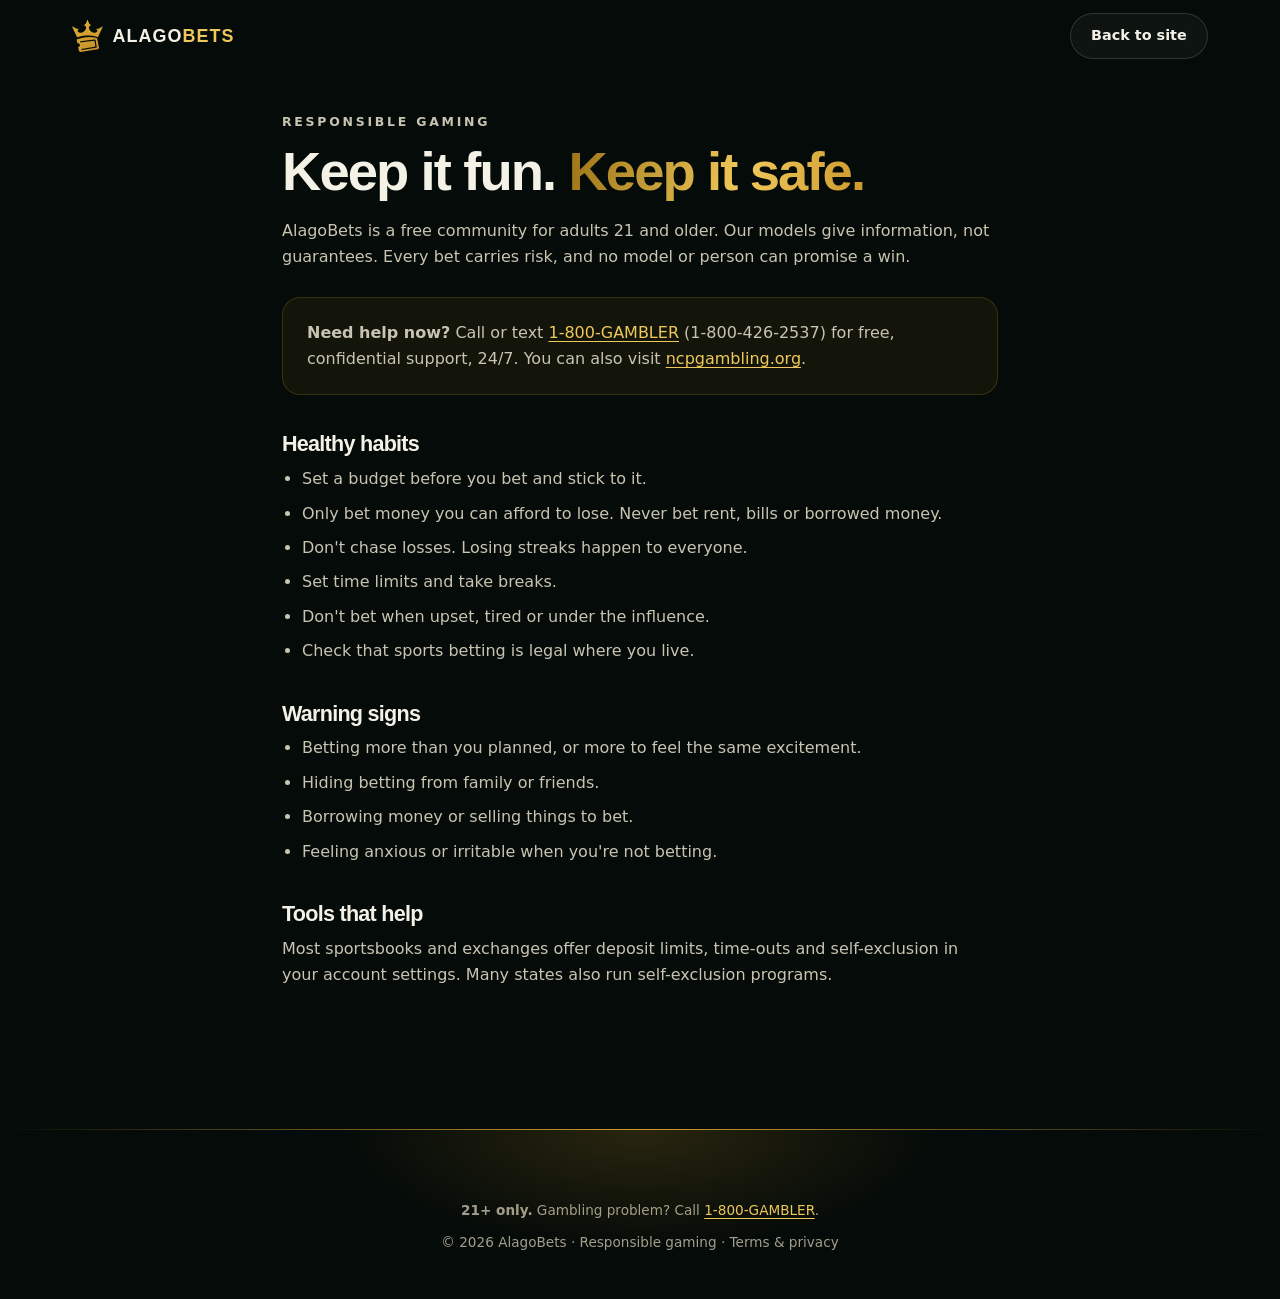
<file: responsible-gaming.html>
<!DOCTYPE html><html lang="en"><head><meta charset="utf-8"><meta name="viewport" content="width=device-width,initial-scale=1"><title>Responsible gaming — AlagoBets</title><meta name="description" content="How to keep betting fun and safe, and where to get help."><meta name="theme-color" content="#050b08">
<link rel="icon" href="favicon-32.png" sizes="32x32" type="image/png"><link rel="apple-touch-icon" href="apple-touch-icon.png"><link rel="stylesheet" href="style.css">
<style>.doc{max-width:760px;margin:0 auto;padding:40px 22px 30px}.doc h1{font-size:clamp(2.2rem,6vw,3.4rem);margin:10px 0 18px;line-height:1.05}.doc h2{font-size:1.35rem;text-align:left;margin:38px 0 10px;max-width:none}.doc p,.doc li{color:#c9c4b2}.doc ul{padding-left:20px;display:grid;gap:8px;margin-top:8px}.doc a{color:var(--gold2);text-decoration:underline;text-underline-offset:3px}.doc .box{margin:26px 0;padding:22px 24px;border-radius:18px;border:1px solid var(--line);background:rgba(206,155,46,.07)}.top{display:flex;justify-content:space-between;align-items:center;height:72px}.kl{text-align:left}.doc .muted{color:#a39e8c;font-size:.9rem}</style></head>
<body><header class="wrap top"><a href="./" class="brand"><img src="logo-icon.png" width="31" height="32" class="bi32" alt=""><span>ALAGO<b>BETS</b></span></a><a class="btn glass sm" href="./"><span>Back to site</span></a></header><main class="doc"><p class="kicker kl">Responsible gaming</p><h1>Keep it fun. <span class="shine">Keep it safe.</span></h1>
<p>AlagoBets is a free community for adults 21 and older. Our models give information, not guarantees. Every bet carries risk, and no model or person can promise a win.</p>
<div class="box"><p><strong>Need help now?</strong> Call or text <a href="tel:18004262537">1&#8209;800&#8209;GAMBLER</a> (1-800-426-2537) for free, confidential support, 24/7. You can also visit <a href="https://www.ncpgambling.org/help-treatment/" target="_blank" rel="noopener">ncpgambling.org</a>.</p></div>
<h2>Healthy habits</h2><ul><li>Set a budget before you bet and stick to it.</li><li>Only bet money you can afford to lose. Never bet rent, bills or borrowed money.</li><li>Don't chase losses. Losing streaks happen to everyone.</li><li>Set time limits and take breaks.</li><li>Don't bet when upset, tired or under the influence.</li><li>Check that sports betting is legal where you live.</li></ul>
<h2>Warning signs</h2><ul><li>Betting more than you planned, or more to feel the same excitement.</li><li>Hiding betting from family or friends.</li><li>Borrowing money or selling things to bet.</li><li>Feeling anxious or irritable when you're not betting.</li></ul>
<h2>Tools that help</h2><p>Most sportsbooks and exchanges offer deposit limits, time-outs and self-exclusion in your account settings. Many states also run self-exclusion programs.</p>
</main><footer><div class="wrap flegal"><p><strong>21+ only.</strong> Gambling problem? Call <a href="tel:18004262537">1&#8209;800&#8209;GAMBLER</a>.</p><p class="copy">© 2026 AlagoBets · <a href="responsible-gaming.html">Responsible gaming</a> · <a href="terms.html">Terms &amp; privacy</a></p></div></footer></body></html>
</file>
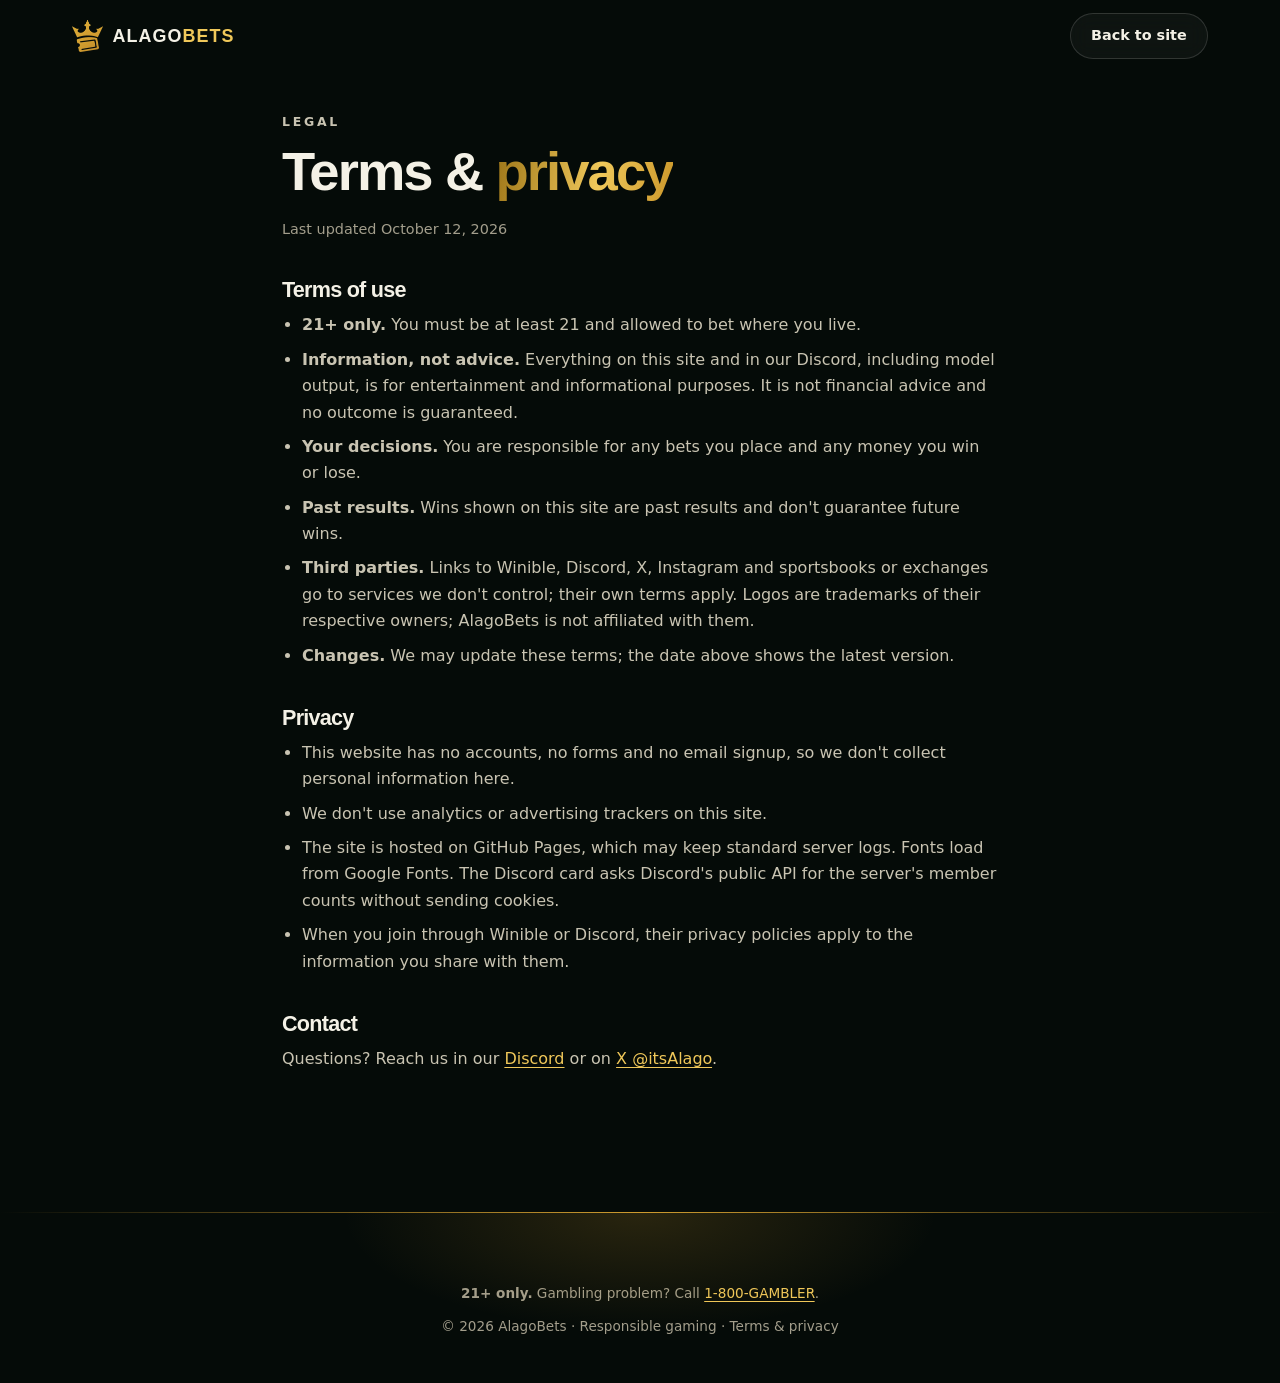
<file: terms.html>
<!DOCTYPE html><html lang="en"><head><meta charset="utf-8"><meta name="viewport" content="width=device-width,initial-scale=1"><title>Terms &amp; privacy — AlagoBets</title><meta name="description" content="Simple terms of use and privacy notice for the AlagoBets website."><meta name="theme-color" content="#050b08">
<link rel="icon" href="favicon-32.png" sizes="32x32" type="image/png"><link rel="apple-touch-icon" href="apple-touch-icon.png"><link rel="stylesheet" href="style.css">
<style>.doc{max-width:760px;margin:0 auto;padding:40px 22px 30px}.doc h1{font-size:clamp(2.2rem,6vw,3.4rem);margin:10px 0 18px;line-height:1.05}.doc h2{font-size:1.35rem;text-align:left;margin:38px 0 10px;max-width:none}.doc p,.doc li{color:#c9c4b2}.doc ul{padding-left:20px;display:grid;gap:8px;margin-top:8px}.doc a{color:var(--gold2);text-decoration:underline;text-underline-offset:3px}.doc .box{margin:26px 0;padding:22px 24px;border-radius:18px;border:1px solid var(--line);background:rgba(206,155,46,.07)}.top{display:flex;justify-content:space-between;align-items:center;height:72px}.kl{text-align:left}.doc .muted{color:#a39e8c;font-size:.9rem}</style></head>
<body><header class="wrap top"><a href="./" class="brand"><img src="logo-icon.png" width="31" height="32" class="bi32" alt=""><span>ALAGO<b>BETS</b></span></a><a class="btn glass sm" href="./"><span>Back to site</span></a></header><main class="doc"><p class="kicker kl">Legal</p><h1>Terms &amp; <span class="shine">privacy</span></h1><p class="muted">Last updated October 12, 2026</p>
<h2>Terms of use</h2><ul><li><strong>21+ only.</strong> You must be at least 21 and allowed to bet where you live.</li><li><strong>Information, not advice.</strong> Everything on this site and in our Discord, including model output, is for entertainment and informational purposes. It is not financial advice and no outcome is guaranteed.</li><li><strong>Your decisions.</strong> You are responsible for any bets you place and any money you win or lose.</li><li><strong>Past results.</strong> Wins shown on this site are past results and don't guarantee future wins.</li><li><strong>Third parties.</strong> Links to Winible, Discord, X, Instagram and sportsbooks or exchanges go to services we don't control; their own terms apply. Logos are trademarks of their respective owners; AlagoBets is not affiliated with them.</li><li><strong>Changes.</strong> We may update these terms; the date above shows the latest version.</li></ul>
<h2 id="privacy">Privacy</h2><ul><li>This website has no accounts, no forms and no email signup, so we don't collect personal information here.</li><li>We don't use analytics or advertising trackers on this site.</li><li>The site is hosted on GitHub Pages, which may keep standard server logs. Fonts load from Google Fonts. The Discord card asks Discord's public API for the server's member counts without sending cookies.</li><li>When you join through Winible or Discord, their privacy policies apply to the information you share with them.</li></ul>
<h2>Contact</h2><p>Questions? Reach us in our <a href="https://discord.gg/qv9yThhm7e" target="_blank" rel="noopener">Discord</a> or on <a href="https://x.com/itsalago" target="_blank" rel="noopener">X @itsAlago</a>.</p>
</main><footer><div class="wrap flegal"><p><strong>21+ only.</strong> Gambling problem? Call <a href="tel:18004262537">1&#8209;800&#8209;GAMBLER</a>.</p><p class="copy">© 2026 AlagoBets · <a href="responsible-gaming.html">Responsible gaming</a> · <a href="terms.html">Terms &amp; privacy</a></p></div></footer></body></html>
</file>
<file: style.css>
:root{--bg:#050b08;--ink:#f4f1e6;--mut:#b9b4a3;--gold:#ce9b2e;--gold2:#f0c85a;--green:#3ddc84;--line:rgba(206,155,46,.2);--ease:cubic-bezier(.16,1,.3,1)}
*{box-sizing:border-box;margin:0;padding:0}html{scroll-padding-top:100px}html.lenis{height:auto}.lenis.lenis-smooth{scroll-behavior:auto}
body{font:400 16px/1.65 Inter,system-ui,sans-serif;background:var(--bg);color:var(--ink);-webkit-font-smoothing:antialiased;overflow-x:hidden}
a{color:inherit;text-decoration:none}img{max-width:100%}button{font:inherit;color:inherit}
svg{width:20px;height:20px;fill:none;stroke:currentColor;stroke-width:2;stroke-linecap:round;stroke-linejoin:round}
.skip{position:absolute;left:-999px;top:8px;background:var(--gold);color:#111;padding:8px 14px;border-radius:8px;z-index:200}.skip:focus{left:8px}
:focus-visible{outline:2px solid var(--gold2);outline-offset:3px;border-radius:8px}
.wrap{max-width:1180px;margin:0 auto;padding:0 22px}
/* intro */
.intro{position:fixed;inset:0;z-index:150;background:#030806;display:grid;place-items:center;transition:clip-path .9s var(--ease);clip-path:inset(0 0 0 0)}
.intro.out{clip-path:inset(0 0 100% 0)}.intro.gone,.no-intro .intro,html:not(.js) .intro{display:none}
.intro-in{position:relative;overflow:hidden;width:122px;height:128px;-webkit-mask:url(logo-icon.png) center/contain no-repeat;mask:url(logo-icon.png) center/contain no-repeat}
.intro-in img{display:block;animation:drop .9s var(--ease) both}
.intro-shine{position:absolute;inset:0;background:linear-gradient(105deg,transparent 35%,rgba(255,250,220,.95) 50%,transparent 65%);transform:translateX(-120%);animation:sweep .9s .55s ease-in-out forwards}
.intro-bar{position:absolute;bottom:22%;width:140px;height:2px;background:rgba(255,255,255,.08);overflow:hidden;border-radius:2px}.intro-bar i{display:block;height:100%;background:var(--gold);animation:bar 1.5s var(--ease) forwards;transform-origin:left;transform:scaleX(0)}
.intro-skip{position:absolute;bottom:28px;right:28px;background:none;border:1px solid rgba(255,255,255,.18);border-radius:999px;padding:6px 16px;color:var(--mut);cursor:pointer;font-size:.85rem}
@keyframes drop{from{transform:translateY(-140%) rotate(-8deg);opacity:0}60%{opacity:1}to{transform:none}}@keyframes sweep{to{transform:translateX(120%)}}@keyframes bar{to{transform:scaleX(1)}}
/* bg */
.bg{position:fixed;inset:0;z-index:-1;overflow:hidden;pointer-events:none}.orb{position:absolute;border-radius:50%;filter:blur(90px);opacity:.5;will-change:transform;animation:float 20s ease-in-out infinite alternate}
.o1{width:640px;height:640px;background:radial-gradient(#7d5a12,transparent 70%);top:-260px;left:50%;margin-left:-320px}.o2{width:500px;height:500px;background:radial-gradient(#0f5a3a,transparent 70%);top:45%;left:-200px;animation-delay:-7s}.o3{width:440px;height:440px;background:radial-gradient(#5a420c,transparent 70%);bottom:-180px;right:-140px;animation-delay:-13s}
.grid-lines{position:absolute;inset:0;background-image:linear-gradient(rgba(255,255,255,.028) 1px,transparent 1px),linear-gradient(90deg,rgba(255,255,255,.028) 1px,transparent 1px);background-size:72px 72px;-webkit-mask-image:radial-gradient(ellipse at 50% 0,#000 15%,transparent 65%);mask-image:radial-gradient(ellipse at 50% 0,#000 15%,transparent 65%)}
.grain{position:absolute;inset:-50%;opacity:.05;background-image:url("data:image/svg+xml,%3Csvg xmlns='http://www.w3.org/2000/svg' width='160' height='160'%3E%3Cfilter id='n'%3E%3CfeTurbulence baseFrequency='.9' numOctaves='2'/%3E%3C/filter%3E%3Crect width='100%25' height='100%25' filter='url(%23n)'/%3E%3C/svg%3E")}
@keyframes float{to{transform:translate(40px,30px) scale(1.08)}}
.progress{position:fixed;top:0;left:0;right:0;height:2px;z-index:60}.progress i{display:block;height:100%;background:linear-gradient(90deg,var(--green),var(--gold2),var(--gold));transform-origin:left;transform:scaleX(0)}
/* cursor */
.cursor{display:none}
@media(hover:hover) and (pointer:fine){.has-cursor,.has-cursor a,.has-cursor button{cursor:none}.has-cursor .cursor{display:block}
.c-dot,.c-ring{position:fixed;top:0;left:0;z-index:140;pointer-events:none;border-radius:50%;will-change:transform}.c-dot{width:6px;height:6px;margin:-3px;background:var(--gold2)}
.c-ring{width:36px;height:36px;margin:-18px;border:1px solid rgba(240,200,90,.55);transition:width .25s var(--ease),height .25s var(--ease),margin .25s var(--ease),background .25s}
.cursor.hover .c-ring{width:64px;height:64px;margin:-32px;background:rgba(206,155,46,.12)}}
/* nav */
.nav{position:sticky;top:0;z-index:50;transition:background .3s,border-color .3s;border-bottom:1px solid transparent}.nav.scrolled{background:rgba(5,11,8,.7);backdrop-filter:blur(16px) saturate(1.4);-webkit-backdrop-filter:blur(16px) saturate(1.4);border-color:var(--line)}
.navin{display:flex;align-items:center;justify-content:space-between;height:72px}
.brand{display:flex;align-items:center;gap:10px;font:800 1.12rem Sora,Inter,sans-serif;letter-spacing:.06em}.brand b{color:var(--gold2)}
nav{display:flex;align-items:center;gap:30px;font-size:.92rem;font-weight:500}
nav a:not(.btn){color:var(--mut);position:relative;transition:color .2s}nav a:not(.btn):after{content:'';position:absolute;left:0;right:0;bottom:-4px;height:1px;background:var(--gold2);transform:scaleX(0);transform-origin:right;transition:transform .35s var(--ease)}
nav a:not(.btn):hover{color:var(--ink)}nav a:not(.btn):hover:after{transform:scaleX(1);transform-origin:left}
.burger{display:none;background:none;border:0;width:44px;height:44px;cursor:pointer;flex-direction:column;justify-content:center;gap:6px;align-items:center}.burger span{width:22px;height:2px;background:var(--ink);transition:.3s}
@media(max-width:760px){.burger{display:flex}nav{position:fixed;inset:72px 0 auto;flex-direction:column;gap:20px;padding:30px;background:rgba(5,11,8,.97);border-bottom:1px solid var(--line);clip-path:inset(0 0 100% 0);transition:clip-path .45s var(--ease);visibility:hidden}
.nav.open nav{clip-path:inset(0 0 0 0);visibility:visible}.nav.open .burger span:first-child{transform:translateY(4px) rotate(45deg)}.nav.open .burger span:last-child{transform:translateY(-4px) rotate(-45deg)}nav a:not(.btn){font-size:1.15rem}}
/* buttons */
.btn{position:relative;display:inline-flex;align-items:center;padding:16px 30px;border-radius:999px;font-weight:700;font-size:1rem;isolation:isolate;transition:box-shadow .3s,background .3s,border-color .3s;will-change:transform}
.btn>span{display:inline-flex;align-items:center;gap:10px;transition:transform .2s}.btn.sm{padding:10px 20px;font-size:.9rem}.btn.big{padding:20px 40px;font-size:1.1rem}
.gold{background:linear-gradient(135deg,var(--gold2),var(--gold) 55%,#9c7417);color:#140f05;box-shadow:0 10px 34px -8px rgba(206,155,46,.6),inset 0 1px 0 rgba(255,255,255,.45);overflow:hidden}
.gold:before{content:'';position:absolute;inset:0;background:linear-gradient(105deg,transparent 30%,rgba(255,255,255,.55) 50%,transparent 70%);transform:translateX(-120%);transition:transform .7s var(--ease);z-index:-1}.gold:hover:before{transform:translateX(120%)}
.gold:hover{box-shadow:0 18px 50px -8px rgba(206,155,46,.8)}.gold svg{transition:transform .25s var(--ease)}.gold:hover svg{transform:translateX(4px)}
.pulse:after{content:'';position:absolute;inset:0;border-radius:inherit;box-shadow:0 0 0 0 rgba(240,200,90,.55);animation:glow 2.6s infinite;z-index:-2}@keyframes glow{70%,100%{box-shadow:0 0 0 18px rgba(240,200,90,0)}}
.glass{background:rgba(255,255,255,.04);border:1px solid rgba(255,255,255,.14);backdrop-filter:blur(10px)}.glass:hover{border-color:var(--gold)}
/* hero */
.hero{position:relative;min-height:100svh;display:flex;align-items:center;margin-top:-72px;padding:110px 0 90px;overflow:hidden}
#dust{position:absolute;inset:0;width:100%;height:100%;pointer-events:none}
.hero-in{position:relative;text-align:center;width:100%}.tilt-wrap{perspective:900px}
.hero-logo{display:block;margin:0 auto;width:clamp(190px,30vw,330px);transform-style:preserve-3d;will-change:transform;animation:rise 1.2s var(--ease) both}.hero-logo img{width:100%;height:auto;display:block;filter:drop-shadow(0 22px 60px rgba(206,155,46,.38))}
@keyframes rise{from{opacity:0;transform:translateY(30px) scale(.94)}}
.pill{display:inline-flex;align-items:center;gap:10px;padding:8px 16px;border-radius:999px;background:rgba(255,255,255,.04);border:1px solid var(--line);font-size:.85rem;color:var(--mut);margin-top:18px}
.dot{width:8px;height:8px;border-radius:50%;background:var(--green);animation:pulse 2s infinite}@keyframes pulse{0%{box-shadow:0 0 0 0 rgba(61,220,132,.6)}70%,100%{box-shadow:0 0 0 10px rgba(61,220,132,0)}}
h1,h2,h3{font-family:Sora,Inter,sans-serif;letter-spacing:-.035em}
h1{font-size:clamp(2.9rem,9.5vw,6.6rem);line-height:.98;font-weight:800;margin:22px 0 22px}
.split .w{display:inline-block;clip-path:inset(-10% -5% -20% -5%)}.js .split .w{opacity:0;transform:translateY(70%) rotate(4deg);filter:blur(6px);animation:word 1s var(--ease) forwards}
.split .w:nth-of-type(1){animation-delay:.15s}.split .w:nth-of-type(2){animation-delay:.27s}.split .w:nth-of-type(3){animation-delay:.42s}.split .w:nth-of-type(4){animation-delay:.54s}
@keyframes word{to{opacity:1;transform:none;filter:none}}
.js .h-in{opacity:0;transform:translateY(18px);animation:fin .9s var(--ease) var(--d) forwards}@keyframes fin{to{opacity:1;transform:none}}
.wait .split .w,.wait .h-in,.wait .hero-logo{animation-play-state:paused}
.shine{background:linear-gradient(100deg,#9c7417 0%,var(--gold2) 30%,var(--gold) 50%,var(--gold2) 70%,#9c7417 100%);background-size:200% auto;-webkit-background-clip:text;background-clip:text;color:transparent}
.split .w.shine{animation:word 1s var(--ease) forwards,sh 6s linear 1.5s infinite}h2 .shine{animation:sh 6s linear infinite}@keyframes sh{to{background-position:-200% center}}
.lead{max-width:640px;margin:0 auto;color:var(--mut);font-size:clamp(1.05rem,2.2vw,1.22rem)}
.ctas{display:flex;gap:14px;justify-content:center;flex-wrap:wrap;margin-top:38px}
.scroll-ind{position:absolute;bottom:28px;left:50%;margin-left:-13px;width:26px;height:42px;border:1.5px solid rgba(255,255,255,.3);border-radius:14px}.scroll-ind span{position:absolute;left:50%;top:8px;width:4px;height:8px;margin-left:-2px;border-radius:2px;background:var(--gold2);animation:sc 1.8s ease-in-out infinite}@keyframes sc{60%{transform:translateY(14px);opacity:0}100%{opacity:0}}
/* marquee */
.marquee{overflow:hidden;border-block:1px solid var(--line);background:linear-gradient(90deg,rgba(206,155,46,.06),rgba(61,220,132,.04));padding:20px 0;-webkit-mask-image:linear-gradient(90deg,transparent,#000 10%,#000 90%,transparent);mask-image:linear-gradient(90deg,transparent,#000 10%,#000 90%,transparent)}
.track{display:flex;width:max-content;animation:mq 32s linear infinite}
.set{display:flex;align-items:center;gap:34px;padding-right:34px}.set span{font:700 clamp(1.4rem,3vw,2.2rem) Sora,sans-serif;letter-spacing:-.02em;text-transform:uppercase;color:transparent;-webkit-text-stroke:1px rgba(240,200,90,.7)}.set span:nth-child(4n+1){color:var(--ink);-webkit-text-stroke:0}.set i{color:var(--gold);font-style:normal}
@keyframes mq{to{transform:translateX(-50%)}}
/* sections */
.sec{padding-top:clamp(80px,11vw,140px)}.kicker{color:var(--green);font-weight:600;letter-spacing:.22em;text-transform:uppercase;font-size:.78rem;text-align:center}
h2{font-size:clamp(2.1rem,5.4vw,3.6rem);line-height:1.06;text-align:center;margin:12px auto 54px;max-width:800px}
.js .rv{opacity:0;transform:translateY(34px);transition:opacity .9s var(--ease),transform .9s var(--ease),clip-path 1.1s var(--ease)}.js .rv.in{opacity:1;transform:none}
.js .rv.mask{clip-path:inset(0 0 100% 0);transform:translateY(20px)}.js .rv.mask.in{clip-path:inset(-20% -5% -20% -5%)}
.cards{display:grid;gap:22px;grid-template-columns:repeat(auto-fit,minmax(270px,1fr))}.cards .rv:nth-child(2){transition-delay:.1s}.cards .rv:nth-child(3){transition-delay:.2s}
.card{--mx:50%;--my:50%;position:relative;padding:32px;border-radius:24px;background:linear-gradient(160deg,rgba(255,255,255,.06),rgba(255,255,255,.014));border:1px solid rgba(255,255,255,.08);backdrop-filter:blur(12px);-webkit-backdrop-filter:blur(12px);transform-style:preserve-3d}
.tilt{transition:transform .5s var(--ease),border-color .3s}.tilt.tilting{transition:transform .08s linear}
.card:before,.slip:before{content:'';position:absolute;inset:-1px;border-radius:inherit;padding:1px;background:radial-gradient(260px circle at var(--mx) var(--my),rgba(240,200,90,.85),transparent 60%);-webkit-mask:linear-gradient(#000 0 0) content-box,linear-gradient(#000 0 0);-webkit-mask-composite:xor;mask-composite:exclude;opacity:0;transition:opacity .3s;pointer-events:none;z-index:2}
.card:after{content:'';position:absolute;inset:0;border-radius:inherit;background:radial-gradient(400px circle at var(--mx) var(--my),rgba(206,155,46,.08),transparent 50%);opacity:0;transition:opacity .3s;pointer-events:none}
.card:hover:before,.card:hover:after,.slip:hover:before{opacity:1}
.card h3{font-size:1.28rem;margin:20px 0 8px}.card p{color:var(--mut)}
.ic{width:50px;height:50px;border-radius:14px;display:grid;place-items:center;background:linear-gradient(135deg,rgba(206,155,46,.22),rgba(61,220,132,.12));border:1px solid var(--line);color:var(--gold2);transform:translateZ(30px)}
/* carousel */
.carousel{overflow-x:auto;overflow-y:visible;scrollbar-width:none;cursor:grab;padding:20px 0 30px;-webkit-mask-image:linear-gradient(90deg,transparent,#000 6%,#000 94%,transparent);mask-image:linear-gradient(90deg,transparent,#000 6%,#000 94%,transparent)}
.carousel::-webkit-scrollbar{display:none}.carousel.drag{cursor:grabbing;scroll-snap-type:none}.carousel.drag .slip{pointer-events:none}
.ctrack{display:flex;gap:24px;width:max-content;padding:0 max(22px,calc(50vw - 560px))}
.slip{--mx:50%;--my:50%;position:relative;flex:0 0 clamp(260px,72vw,330px);scroll-snap-align:center;border-radius:24px;overflow:hidden;background:linear-gradient(180deg,rgba(255,255,255,.06),rgba(255,255,255,.015));border:1px solid rgba(255,255,255,.08);user-select:none}
.slip:hover{border-color:var(--line);box-shadow:0 30px 60px -24px rgba(206,155,46,.4)}
.zoom{display:block;width:100%;border:0;padding:0;background:#0b0f0c;cursor:zoom-in;aspect-ratio:1/1;overflow:hidden}.zoom img{width:100%;height:100%;object-fit:cover;object-position:top;display:block;transition:transform .7s var(--ease)}.slip:hover .zoom img{transform:scale(1.06)}
.slip figcaption{padding:18px 20px 22px}.lg{font-size:.72rem;letter-spacing:.14em;text-transform:uppercase;color:var(--green);font-weight:600}.slip h3{font-size:1.06rem;margin:4px 0}.slip p{color:var(--mut);font-size:.88rem}
.row{display:flex;justify-content:space-between;align-items:center;margin-top:14px;padding-top:14px;border-top:1px solid rgba(255,255,255,.07)}.win{color:var(--green);font:800 1.45rem Sora,sans-serif;font-variant-numeric:tabular-nums}time{color:#8e8a7c;font-size:.85rem}
.car-ctl{display:flex;align-items:center;justify-content:space-between;gap:16px}.note{text-align:center;color:#8e8a7c;font-size:.85rem}
.cbtn{width:48px;height:48px;border-radius:50%;border:1px solid rgba(255,255,255,.15);background:rgba(255,255,255,.03);font-size:1.6rem;line-height:1;cursor:pointer;transition:.25s;flex:none}.cbtn:hover{border-color:var(--gold);color:var(--gold2)}
/* timeline */
.tlw{position:relative;max-width:760px;margin:0 auto}.timeline{position:relative;list-style:none;max-width:760px;margin:0 auto;display:grid;gap:34px}
.tl-line{position:absolute;left:31px;top:10px;bottom:10px;width:2px;background:rgba(255,255,255,.08);border-radius:2px}.tl-line i{display:block;width:100%;height:100%;background:linear-gradient(var(--green),var(--gold2),var(--gold));transform-origin:top;transform:scaleY(0);box-shadow:0 0 12px rgba(240,200,90,.6)}
.timeline li{position:relative;display:grid;grid-template-columns:64px 1fr;gap:22px;align-items:center}
.n{width:64px;height:64px;border-radius:50%;display:grid;place-items:center;font:800 1.2rem Sora,sans-serif;background:#0a120e;border:1px solid var(--line);color:var(--gold2);position:relative;z-index:1;transition:background .5s,color .5s,box-shadow .5s}
.timeline li.lit .n{background:linear-gradient(135deg,var(--gold2),var(--gold));color:#140f05;box-shadow:0 0 30px rgba(206,155,46,.5)}.timeline .card{padding:24px 28px}.timeline h3{margin-top:0}
.center{text-align:center;margin-top:40px}.link{color:var(--gold2);font-weight:600;border-bottom:1px solid var(--line);transition:border-color .2s}.link:hover{border-color:var(--gold2)}
/* final */
@property --a{syntax:'<angle>';inherits:false;initial-value:0deg}
.final{position:relative;border-radius:34px;padding:2px;background:conic-gradient(from var(--a),var(--gold),transparent 25%,var(--green) 50%,transparent 75%,var(--gold));animation:spin 6s linear infinite}@keyframes spin{to{--a:360deg}}
.final-in{border-radius:32px;text-align:center;padding:clamp(54px,9vw,96px) 24px;background:radial-gradient(ellipse at top,rgba(206,155,46,.2),transparent 60%),#07100c}
.final-ic{height:72px;width:auto;margin-bottom:10px;filter:drop-shadow(0 8px 24px rgba(206,155,46,.45));animation:bob 4s ease-in-out infinite}@keyframes bob{50%{transform:translateY(-8px)}}
.final h2{margin-bottom:12px}.final p{color:var(--mut);margin-bottom:34px}
.social{display:flex;gap:14px;justify-content:center;margin-top:38px}.social a{width:52px;height:52px;border-radius:50%;display:grid;place-items:center;border:1px solid rgba(255,255,255,.14);color:var(--mut);transition:color .25s,background .25s,border-color .25s}.social a:hover{color:#140f05;background:var(--gold);border-color:var(--gold)}
/* footer */
footer{position:relative;margin-top:110px;padding:44px 0 46px;text-align:center;color:#a39e8c;font-size:.88rem;overflow:hidden}
footer:before{content:'';position:absolute;top:0;left:0;right:0;height:1px;background:linear-gradient(90deg,transparent,var(--gold),transparent)}
footer:after{content:'';position:absolute;left:50%;top:-120px;width:600px;height:240px;margin-left:-300px;background:radial-gradient(ellipse,rgba(206,155,46,.18),transparent 70%);pointer-events:none}
.fbrand{justify-content:center;margin-bottom:18px;color:var(--ink);font-size:1.3rem}.fbrand span{background:linear-gradient(100deg,var(--ink) 40%,#fff6d6 50%,var(--ink) 60%);background-size:250% auto;-webkit-background-clip:text;background-clip:text;color:transparent;animation:sh 5s linear infinite}.fbrand b{color:var(--gold2);-webkit-text-fill-color:var(--gold2)}
footer p{max-width:660px;margin:0 auto}footer a[href^=tel]{color:var(--gold2)}.copy{margin-top:10px}
/* lightbox */
.lb{position:fixed;inset:0;z-index:160;background:rgba(2,5,4,.93);backdrop-filter:blur(10px);display:flex;flex-direction:column;align-items:center;justify-content:center;padding:24px;gap:14px;animation:fin .35s var(--ease)}.lb[hidden]{display:none}
.lb img{max-height:82vh;width:auto;border-radius:14px;box-shadow:0 30px 80px rgba(0,0,0,.6);animation:rise .5s var(--ease)}.lb p{color:var(--mut)}.x{position:absolute;top:16px;right:20px;width:46px;height:46px;border-radius:50%;border:1px solid rgba(255,255,255,.2);background:none;font-size:1.6rem;cursor:pointer}
@media(max-width:600px){.timeline li{grid-template-columns:48px 1fr;gap:14px}.n{width:48px;height:48px;font-size:1rem}.tl-line{left:23px}.orb{filter:blur(70px)}.grain{display:none}}
@media(prefers-reduced-motion:reduce){*,*:before,*:after{animation:none!important;transition:none!important}.js .rv,.js .h-in,.js .split .w{opacity:1;transform:none;filter:none;clip-path:none}.intro{display:none}.tl-line i{transform:none}.track{transform:none}}
.sr-only{position:absolute;width:1px;height:1px;padding:0;margin:-1px;overflow:hidden;clip:rect(0,0,0,0);white-space:nowrap;border:0}
.bi32{height:32px;width:auto}.bi30{height:30px;width:auto}.bi28{height:28px;width:auto}[data-d=".1s"]{--d:.1s}[data-d=".7s"]{--d:.7s}[data-d=".85s"]{--d:.85s}
footer a[href^=tel]{text-decoration:underline;text-underline-offset:3px}
.set .bl{height:44px;width:auto;flex:none;display:block}.set .bl-fd{height:36px}.set .bl-dk{height:48px}.set .bl-bo{height:30px}.set{min-height:48px}.tm{margin-top:10px;font-size:.78rem;color:#8e8a7c}@media(max-width:600px){.set .bl{height:28px}.set .bl-fd{height:23px}.set .bl-dk{height:32px}.set .bl-bo{height:19px}.set{gap:24px;padding-right:24px}}
.car-ctl{position:relative;z-index:20}.cbtn{position:relative;z-index:21;width:56px;height:56px;touch-action:manipulation;-webkit-tap-highlight-color:transparent;user-select:none;display:grid;place-items:center;font-size:1.9rem}.cbtn:active{transform:scale(.9);background:var(--gold);color:#140f05;border-color:var(--gold)}
/* ===== polish pass ===== */
body{text-rendering:optimizeLegibility}
.sub{max-width:620px;margin:-20px auto 52px;text-align:center;color:var(--mut);font-size:1.05rem}
.divider{display:flex;align-items:center;gap:18px;max-width:560px;margin:clamp(70px,9vw,110px) auto 0;padding:0 22px;opacity:.85}
.divider i{flex:1;height:1px;background:linear-gradient(90deg,transparent,var(--line),var(--gold))}.divider i:last-child{background:linear-gradient(90deg,var(--gold),var(--line),transparent)}
.divider img{width:23px;height:24px;filter:drop-shadow(0 0 10px rgba(206,155,46,.6))}
.divider+.sec{padding-top:clamp(50px,7vw,80px)}
/* invite */
.invite{max-width:640px;margin:0 auto;padding:22px 24px;border-radius:20px;background:linear-gradient(160deg,#1e2128,#14161b);border:1px solid rgba(88,101,242,.35);box-shadow:0 30px 70px -30px rgba(88,101,242,.45)}
.inv-k{font:700 .74rem Inter,sans-serif;letter-spacing:.06em;text-transform:uppercase;color:#b5bac1;margin-bottom:14px}
.inv-row{display:flex;align-items:center;gap:16px}.inv-ic{width:64px;height:64px;border-radius:18px;object-fit:contain;background:#0b0f0c;padding:6px;flex:none}
.inv-meta{flex:1;min-width:0}.inv-meta h3{font-size:1.15rem;margin:0}.inv-counts{color:#b5bac1;font-size:.88rem;display:flex;flex-wrap:wrap;gap:4px 14px}
.inv-counts b{font-weight:600;color:#dbdee1}.inv-counts i{display:inline-block;width:8px;height:8px;border-radius:50%;margin-right:6px;vertical-align:1px}
.on{background:#23a55a}.mem{background:#80848e}
.discord{background:#248046;color:#fff;padding:12px 22px;flex:none}.discord:hover{background:#1a6334}
@media(max-width:520px){.inv-row{flex-wrap:wrap}.discord{width:100%;justify-content:center}}
/* faq */
.faq{max-width:780px;margin:0 auto;display:grid;gap:12px}
.qa{border-radius:18px;background:linear-gradient(160deg,rgba(255,255,255,.05),rgba(255,255,255,.012));border:1px solid rgba(255,255,255,.08);transition:border-color .3s,background .3s}
.qa[open]{border-color:var(--line);background:linear-gradient(160deg,rgba(206,155,46,.08),rgba(255,255,255,.012))}
.qa summary{list-style:none;cursor:pointer;display:flex;justify-content:space-between;align-items:center;gap:16px;padding:20px 24px;font:600 1.05rem Sora,Inter,sans-serif;letter-spacing:-.01em}
.qa summary::-webkit-details-marker{display:none}
.qa summary i{position:relative;width:16px;height:16px;flex:none}.qa summary i:before,.qa summary i:after{content:'';position:absolute;left:0;top:7px;width:16px;height:2px;border-radius:2px;background:var(--gold2);transition:transform .35s var(--ease)}
.qa summary i:after{transform:rotate(90deg)}.qa[open] summary i:after{transform:rotate(0)}
.ans{padding:0 24px 22px;color:var(--mut)}.qa[open] .ans{animation:fin .45s var(--ease)}
/* back to top */
.totop{position:fixed;right:20px;bottom:22px;z-index:45;width:52px;height:52px;border-radius:50%;display:grid;place-items:center;background:rgba(5,11,8,.75);backdrop-filter:blur(10px);opacity:0;transform:translateY(16px) scale(.9);pointer-events:none;transition:opacity .35s,transform .35s var(--ease)}
.totop.show{opacity:1;transform:none;pointer-events:auto}.totop svg{position:absolute;inset:0;width:100%;height:100%;transform:rotate(-90deg)}
.totop .ring-bg{fill:none;stroke:rgba(255,255,255,.1);stroke-width:2}.totop .ring{fill:none;stroke:var(--gold2);stroke-width:2.5;stroke-dasharray:132;stroke-dashoffset:132}
.totop .up{position:static;width:20px;height:20px;transform:none;color:var(--gold2)}.totop:hover{background:rgba(206,155,46,.15)}
/* mobile bar */
.mbar{display:none}
@media(max-width:760px){.mbar{display:flex;position:fixed;left:12px;right:12px;bottom:12px;z-index:46;align-items:center;justify-content:space-between;gap:12px;padding:10px 10px 10px 18px;border-radius:999px;background:rgba(8,14,11,.88);backdrop-filter:blur(14px);-webkit-backdrop-filter:blur(14px);border:1px solid var(--line);box-shadow:0 18px 40px -12px rgba(0,0,0,.7);font-size:.85rem;color:var(--mut);transform:translateY(140%);transition:transform .45s var(--ease)}
.mbar.show{transform:none}.mbar.show~.totop,.totop.lift{bottom:88px}body{padding-bottom:0}}
/* active nav + ripple */
nav a.active:not(.btn){color:var(--ink)}nav a.active:not(.btn):after{transform:scaleX(1);transform-origin:left}
.ripple{position:absolute;border-radius:50%;transform:scale(0);background:rgba(255,255,255,.45);pointer-events:none;animation:rip .65s var(--ease) forwards;z-index:-1}.glass .ripple,.discord .ripple{background:rgba(255,255,255,.25)}@keyframes rip{to{transform:scale(1);opacity:0}}
.btn{overflow:hidden}
/* grain on all sizes, lighter on mobile */

@media(prefers-reduced-motion:reduce){.totop,.mbar{transition:none}}
/* models v2 */
.models{display:grid;gap:22px;grid-template-columns:repeat(auto-fit,minmax(min(100%,300px),1fr))}

@media(min-width:680px){.models{grid-template-columns:repeat(2,1fr)}}
.model{--acc:61,220,132;position:relative;display:flex;flex-direction:column;gap:18px;padding:28px;border-radius:26px;overflow:hidden;isolation:isolate;
background:linear-gradient(165deg,rgba(255,255,255,.065),rgba(255,255,255,.012) 60%);border:1px solid rgba(255,255,255,.09);transition:transform .45s var(--ease),border-color .35s,box-shadow .45s}
.model[data-sport=nfl]{--acc:61,220,132}.model[data-sport=nba]{--acc:255,138,61}.model[data-sport=mlb]{--acc:255,92,99}.model[data-sport=nhl]{--acc:90,184,255}.model[data-sport=props]{--acc:240,200,90}
.m-glow{position:absolute;inset:-40% 0 auto;height:80%;background:radial-gradient(closest-side,rgba(var(--acc),.28),transparent);opacity:0;transition:opacity .5s;z-index:-1;pointer-events:none}
.model:hover,.model:focus-within{transform:translateY(-6px);border-color:rgba(var(--acc),.45);box-shadow:0 30px 70px -30px rgba(var(--acc),.55)}.model:hover .m-glow,.model:focus-within .m-glow{opacity:1}
.m-head{display:flex;align-items:center;gap:16px;flex-wrap:wrap}
.m-tile{width:64px;height:64px;flex:none;border-radius:18px;display:grid;place-items:center;color:rgb(var(--acc));
background:linear-gradient(145deg,rgba(var(--acc),.2),rgba(255,255,255,.03));border:1px solid rgba(var(--acc),.35);box-shadow:inset 0 1px 0 rgba(255,255,255,.12),0 10px 30px -12px rgba(var(--acc),.6)}
.m-tile svg{width:38px;height:38px;stroke-width:2.2}
.m-titles{flex:1;min-width:0}.m-tag{font:700 .7rem Inter,sans-serif;letter-spacing:.2em;text-transform:uppercase;color:rgb(var(--acc))}
.model h3{font:700 1.3rem/1.15 Sora,Inter,sans-serif;letter-spacing:-.025em;margin:2px 0 0}
.live{display:inline-flex;align-items:center;gap:7px;font-size:.74rem;font-weight:600;color:#c9f5dc;padding:5px 11px;border-radius:999px;background:rgba(61,220,132,.08);border:1px solid rgba(61,220,132,.25);white-space:nowrap}
.live i{width:7px;height:7px;border-radius:50%;background:var(--green);animation:pulse 2s infinite}
.m-desc{color:var(--mut);font-size:.98rem;line-height:1.6;flex:1}
.m-foot{display:flex;flex-direction:column;gap:18px;margin-top:auto}
.chips{display:flex;flex-wrap:wrap;gap:8px}
.chip{font:500 .84rem ui-monospace,SFMono-Regular,Menlo,Consolas,monospace;padding:8px 13px;border-radius:999px;cursor:pointer;color:var(--gold2);background:rgba(0,0,0,.38);border:1px solid rgba(255,255,255,.1);transition:border-color .2s,background .2s,transform .15s;min-height:36px}
.chip:hover{border-color:rgba(var(--acc),.6);background:rgba(var(--acc),.1)}.chip:active{transform:scale(.95)}.chip.copied{border-color:var(--green);color:#c9f5dc}
.try{display:inline-flex;align-items:center;gap:8px;font-weight:600;font-size:.92rem;color:var(--ink);padding-top:16px;border-top:1px solid rgba(255,255,255,.08)}
.try svg{width:18px;height:18px;transition:transform .3s var(--ease);color:rgb(var(--acc))}.try:hover svg{transform:translateX(4px)}
.model.featured{grid-column:1/-1;background:linear-gradient(120deg,rgba(240,200,90,.1),rgba(255,255,255,.02) 55%),linear-gradient(165deg,rgba(255,255,255,.05),rgba(255,255,255,.01));border-color:rgba(240,200,90,.25)}
@media(min-width:900px){.model.featured{display:grid;grid-template-columns:1.1fr 1fr;grid-template-rows:auto 1fr;column-gap:48px;align-items:start;padding:36px 40px}
.model.featured .m-head{grid-column:1}.model.featured .m-desc{grid-column:1;font-size:1.05rem}.model.featured .m-foot{grid-column:2;grid-row:1/3;align-self:center}
.model.featured .m-tile{width:76px;height:76px}.model.featured .m-tile svg{width:46px;height:46px}.model.featured h3{font-size:1.6rem}}
.models .rv:nth-child(2){transition-delay:.06s}.models .rv:nth-child(3){transition-delay:.12s}.models .rv:nth-child(4){transition-delay:.18s}.models .rv:nth-child(5){transition-delay:.24s}
.toast{position:fixed;left:50%;bottom:96px;z-index:70;transform:translate(-50%,20px);opacity:0;pointer-events:none;padding:10px 18px;border-radius:999px;background:rgba(8,14,11,.92);border:1px solid rgba(61,220,132,.4);color:#c9f5dc;font-size:.9rem;font-weight:600;backdrop-filter:blur(10px);transition:opacity .3s,transform .3s var(--ease)}
.toast.show{opacity:1;transform:translate(-50%,0)}
.cursor.away{opacity:0}
@media(max-width:560px){.m-head{gap:14px}.m-titles{flex:1 1 calc(100% - 80px)}.live{order:3}.model{padding:24px}.model h3{font-size:1.2rem}}
/* logo-only ticker */.marquee{padding:26px 0}.track{animation-duration:60s}.set{gap:64px;padding-right:64px}.set i{opacity:.7;font-size:.9rem}.set .bl{height:50px}.set .bl-fd{height:40px}.set .bl-dk{height:56px}.set .bl-bo{height:34px}.set .bl{opacity:.92;transition:opacity .3s}@media(max-width:600px){.marquee{padding:20px 0}.set{gap:36px;padding-right:36px}.set .bl{height:30px}.set .bl-fd{height:25px}.set .bl-dk{height:34px}.set .bl-bo{height:21px}.track{animation-duration:45s}}
.inv-counts .cnt{font-variant-numeric:tabular-nums}.inv-counts i.bump{animation:dotbump .9s var(--ease)}@keyframes dotbump{0%{box-shadow:0 0 0 0 rgba(35,165,90,.7);transform:scale(1)}40%{transform:scale(1.6)}100%{box-shadow:0 0 0 10px rgba(35,165,90,0);transform:scale(1)}}
/* ===== director pass ===== */
.trust{list-style:none;display:flex;flex-wrap:wrap;justify-content:center;gap:10px 26px;margin-top:30px;font-size:.9rem;color:var(--mut)}
.trust li{display:inline-flex;align-items:center;gap:8px}.trust svg{width:18px;height:18px;color:var(--green);stroke-width:2.6}
/* bands */
.band{position:relative;margin-top:clamp(80px,10vw,120px);padding:clamp(70px,9vw,110px) 0;background:linear-gradient(180deg,transparent,rgba(255,255,255,.022) 12%,rgba(255,255,255,.022) 88%,transparent)}
.band:before{content:'';position:absolute;left:0;right:0;top:0;height:1px;background:linear-gradient(90deg,transparent,var(--line),transparent)}
.band:after{content:'';position:absolute;left:0;right:0;bottom:0;height:1px;background:linear-gradient(90deg,transparent,var(--line),transparent)}
.divider+.band,.band+.sec{margin-top:0}
/* discord demo */
.demo{max-width:720px;margin:0 auto;border-radius:20px;overflow:hidden;background:#313338;border:1px solid rgba(255,255,255,.08);box-shadow:0 40px 90px -40px rgba(0,0,0,.9),0 0 0 1px rgba(88,101,242,.15);font-family:Inter,system-ui,sans-serif}
.d-bar{display:flex;align-items:center;gap:8px;padding:14px 18px;background:#2b2d31;border-bottom:1px solid #1f2023;font-weight:600;color:#f2f3f5;font-size:.95rem}
.d-hash{color:#80848e;font-size:1.3rem;line-height:1}.d-ex{margin-left:auto;font-size:.68rem;letter-spacing:.14em;text-transform:uppercase;color:#f0c85a;border:1px solid rgba(240,200,90,.4);padding:3px 9px;border-radius:999px}
.d-body{padding:18px 18px 22px;display:grid;gap:18px;min-height:330px}
.d-msg{display:grid;grid-template-columns:40px 1fr;gap:14px}.d-av{width:40px;height:40px;border-radius:50%;display:grid;place-items:center;font-weight:700}
.d-av.u{background:#5865f2;color:#fff}.d-av.b{background:#0b0f0c;border:1px solid var(--line)}.d-av.b img{width:20px;height:auto}
.d-name{font-weight:600;color:#f2f3f5;font-size:.95rem}.d-name time{font-weight:400;color:#949ba4;font-size:.75rem;margin-left:6px}
.d-app{font-size:.62rem;font-weight:700;background:#5865f2;color:#fff;padding:1px 5px;border-radius:4px;vertical-align:2px;margin-left:4px}
.d-text{color:#dbdee1;font:500 .98rem ui-monospace,SFMono-Regular,Menlo,Consolas,monospace;min-height:1.6em}
.d-caret{display:inline-block;width:2px;height:1.05em;background:#dbdee1;vertical-align:-2px;margin-left:2px;animation:blink 1s steps(1) infinite}.demo.typed .d-caret{display:none}@keyframes blink{50%{opacity:0}}
.d-bot{opacity:0;transform:translateY(10px);transition:opacity .5s var(--ease),transform .5s var(--ease)}.demo.thinking .d-bot,.demo.replied .d-bot{opacity:1;transform:none}
.demo.thinking .d-embed{opacity:.35}.demo.thinking .d-embed .sk{animation:shim 1s linear infinite}
.d-embed{margin-top:6px;padding:14px 16px;border-radius:6px;background:#2b2d31;border-left:4px solid var(--gold);transition:opacity .5s}
.d-et{font-weight:700;color:#f2f3f5}.d-ed{color:#dbdee1;font-size:.88rem;margin:4px 0 12px}
.d-fields{display:grid;grid-template-columns:repeat(3,1fr);gap:12px;margin-bottom:12px}.d-fn{font-size:.78rem;font-weight:700;color:#f2f3f5;margin-bottom:6px}
.sk{display:block;height:9px;border-radius:5px;background:linear-gradient(90deg,#3a3c42,#4a4d55,#3a3c42);background-size:200% 100%}.d-rows{display:grid;gap:8px}.d-rows .sk{height:8px}
.w40{width:40%}.w50{width:50%}.w70{width:70%}.w75{width:75%}.w85{width:85%}.w90{width:90%}@keyframes shim{to{background-position:-200% 0}}
.d-foot{margin-top:12px;font-size:.72rem;color:#949ba4}
@media(max-width:520px){.d-fields{grid-template-columns:1fr 1fr}.d-body{min-height:360px}}
/* why table */
.why{max-width:860px;margin:0 auto;border-radius:24px;overflow:hidden;border:1px solid rgba(255,255,255,.08);background:linear-gradient(165deg,rgba(255,255,255,.05),rgba(255,255,255,.01))}
.why table{width:100%;border-collapse:collapse;font-size:.98rem}.why th,.why td{padding:17px 22px;text-align:left;border-bottom:1px solid rgba(255,255,255,.06)}
.why tbody tr:last-child th,.why tbody tr:last-child td{border-bottom:0}.why thead th{font:700 .78rem Inter,sans-serif;letter-spacing:.14em;text-transform:uppercase;color:#a39e8c}
.why thead th.us{color:var(--gold2)}.why tbody th{font-weight:600;color:var(--ink)}.why td{color:#a39e8c}
.why td.us{color:var(--ink);font-weight:600;background:rgba(206,155,46,.07)}.why thead th.us{background:rgba(206,155,46,.1)}
.why td.us:before{content:'';display:inline-block;width:8px;height:8px;border-radius:50%;background:var(--green);margin-right:10px;vertical-align:1px}
@media(max-width:600px){.why th,.why td{padding:14px 12px;font-size:.88rem}.why td.us:before{display:none}}
/* footer columns */
footer{text-align:left}.fgrid{display:grid;gap:36px;grid-template-columns:1.6fr repeat(3,1fr);padding-bottom:36px;border-bottom:1px solid rgba(255,255,255,.07)}
.fbrandcol p{color:#a39e8c;max-width:300px;margin:12px 0 18px}.fbrand{justify-content:flex-start;margin-bottom:0}
.fcol{display:flex;flex-direction:column;gap:10px;font-size:.92rem}.fcol a{color:#b9b4a3;transition:color .2s}.fcol a:hover{color:var(--gold2)}
nav.fcol{position:static;flex-direction:column;align-items:flex-start;padding:0;background:none;border:0;clip-path:none;visibility:visible;transform:none;z-index:auto;gap:10px}
nav.fcol a:after{display:none}
.fh{font:700 .74rem Inter,sans-serif;letter-spacing:.16em;text-transform:uppercase;color:var(--ink);margin-bottom:4px}
.fsoc{justify-content:flex-start;margin-top:0}.fsoc a{width:44px;height:44px}
.flegal{padding-top:26px;text-align:center;font-size:.85rem}
@media(max-width:860px){.fgrid{grid-template-columns:1fr 1fr}.fbrandcol{grid-column:1/-1}}
@media(max-width:760px){nav.fcol a{font-size:.92rem}}
[data-d="1s"]{--d:1s}footer .fh{margin:0 0 4px;max-width:none}
.d-app{background:#4752c4}.d-name time{color:#b5bac1}.d-foot{color:#b5bac1}
.d-bot{visibility:hidden}.demo.thinking .d-bot,.demo.replied .d-bot{visibility:visible}
.d-bot{opacity:1;transition:transform .5s var(--ease)}.demo.thinking .d-embed{opacity:1}
/* VIP teaser */
.vip{position:relative;border-radius:32px;padding:1px;background:linear-gradient(135deg,rgba(240,200,90,.7),rgba(240,200,90,.08) 35%,rgba(240,200,90,.08) 65%,rgba(240,200,90,.7))}
.vip-in{position:relative;overflow:hidden;border-radius:31px;background:radial-gradient(ellipse at 50% 0,rgba(206,155,46,.22),transparent 60%),linear-gradient(180deg,#0d0b06,#060807);min-height:440px;display:grid;place-items:center;padding:clamp(48px,8vw,84px) 24px}
.vip-in:after{content:'';position:absolute;inset:0;background:linear-gradient(105deg,transparent 40%,rgba(255,236,170,.10) 50%,transparent 60%);background-size:250% 100%;animation:vsh 5s linear infinite;pointer-events:none}@keyframes vsh{from{background-position:150% 0}to{background-position:-100% 0}}
.vip-locked{position:absolute;inset:0;display:grid;grid-template-columns:repeat(3,1fr);gap:20px;padding:40px;filter:blur(7px);opacity:.45;pointer-events:none}
.vl-card{border-radius:18px;border:1px solid rgba(240,200,90,.25);background:rgba(240,200,90,.05);padding:22px;display:grid;gap:12px;align-content:start}.vl-card .sk{background:linear-gradient(90deg,rgba(240,200,90,.25),rgba(240,200,90,.45),rgba(240,200,90,.25));height:10px}.w60{width:60%}
.vip-copy{position:relative;z-index:1;text-align:center;max-width:620px}
.vip-badge{display:inline-flex;align-items:center;gap:8px;padding:8px 16px;border-radius:999px;font:700 .78rem Inter,sans-serif;letter-spacing:.18em;text-transform:uppercase;color:#140f05;background:linear-gradient(100deg,#9c7417,var(--gold2) 30%,var(--gold) 50%,var(--gold2) 70%,#9c7417);background-size:200% auto;animation:sh 4s linear infinite;box-shadow:0 8px 30px -8px rgba(206,155,46,.7)}
.vip-badge svg{width:15px;height:15px;stroke-width:2.4}
.vip-crown{display:block;margin:26px auto 4px;height:72px;width:auto;filter:drop-shadow(0 10px 30px rgba(206,155,46,.55));animation:bob 4s ease-in-out infinite}
.vip h2{margin:10px auto 14px}.vip-copy p{color:#c9c4b2;font-size:1.08rem}.vip .ctas{margin-top:30px}
@media(max-width:700px){.vip-locked{grid-template-columns:1fr;padding:24px}.vip-locked .vl-card:nth-child(n+2){display:none}.vip-in{min-height:0}}
.navvip{display:inline-flex;align-items:center;gap:6px}.soon{font:700 .6rem Inter,sans-serif;letter-spacing:.1em;text-transform:uppercase;color:#140f05;background:var(--gold2);padding:2px 6px;border-radius:999px}
@media(prefers-reduced-motion:reduce){.vip-in:after{display:none}}
/* demo tabs */
.dtabs{display:flex;justify-content:center;flex-wrap:wrap;gap:10px;margin:0 auto 22px;max-width:720px}
.dtab{--acc:61,220,132;display:inline-flex;align-items:center;gap:8px;padding:10px 18px;min-height:44px;border-radius:999px;cursor:pointer;font:600 .92rem Inter,sans-serif;color:var(--mut);background:rgba(255,255,255,.03);border:1px solid rgba(255,255,255,.1);transition:color .25s,background .25s,border-color .25s,box-shadow .25s}
.dtab i{width:8px;height:8px;border-radius:50%;background:rgb(var(--acc));opacity:.55}
.dtab[data-k=nba]{--acc:255,138,61}.dtab[data-k=mlb]{--acc:255,92,99}.dtab[data-k=nhl]{--acc:90,184,255}.dtab[data-k=props]{--acc:240,200,90}
.dtab:hover{color:var(--ink);border-color:rgba(var(--acc),.5)}
.dtab[aria-selected=true]{color:var(--ink);background:rgba(var(--acc),.14);border-color:rgba(var(--acc),.6);box-shadow:0 8px 26px -10px rgba(var(--acc),.7)}.dtab[aria-selected=true] i{opacity:1}
.demo[data-k=nfl]{--dk:61,220,132}.demo[data-k=nba]{--dk:255,138,61}.demo[data-k=mlb]{--dk:255,92,99}.demo[data-k=nhl]{--dk:90,184,255}.demo[data-k=props]{--dk:240,200,90}
.demo{box-shadow:0 40px 90px -40px rgba(0,0,0,.9),0 0 0 1px rgba(var(--dk,88,101,242),.25);transition:box-shadow .4s}
.d-body{min-height:380px}
.d-txt{margin-top:4px;color:#dbdee1;font-size:.9rem;display:grid;gap:7px}.d-txt b{color:#f2f3f5}.d-txt .sk,.d-line .sk,.d-et .sk{display:inline-block;vertical-align:middle;height:9px;margin-left:4px}
.d-sub{color:#b5bac1;font-size:.82rem}.d-sub .sk{display:inline-block;vertical-align:middle}.d-line{line-height:1.5}.d-note{color:#b5bac1;font-size:.8rem}
.w15{width:15%}.w25{width:25%}.w30{width:30%}.w35{width:35%}.w55{width:55%}.w60{width:60%}.w65{width:65%}.w80{width:80%}.d-txt .w15{width:42px}.d-txt .w30,.d-et .w25,.d-et .w35{width:90px}
.d-embed{border-left-color:var(--ec,var(--gold))}.d-fld{margin-top:10px;display:grid;gap:6px}
.d-grid{display:grid;grid-template-columns:repeat(3,1fr);gap:12px;margin-top:12px}.d-foot2{margin-top:12px;font-size:.72rem;color:#b5bac1}
.d-opt{display:inline-block;font-size:.78rem;padding:1px 7px;margin-left:2px;border-radius:4px;background:#1e1f22;color:#b5bac1;font-family:Inter,sans-serif}
.d-disc{padding:10px 18px 14px;font-size:.74rem;color:#b5bac1;border-top:1px solid #1f2023;background:#2b2d31}
@media(max-width:520px){.d-grid{grid-template-columns:1fr 1fr}.d-body{min-height:470px}.dtab{padding:9px 14px}}
.d-body{align-content:start}
.d-fv{color:#dbdee1;font-size:.86rem;line-height:1.5}.d-txt{font-size:.88rem;line-height:1.5}.d-line{color:#dbdee1}
.d-chart{position:relative;display:flex;align-items:flex-end;gap:5px;height:110px;margin-top:14px;padding:16px 8px 0;border-radius:6px;background:#1e1f22}
.d-chart .cb{flex:1;border-radius:3px 3px 0 0;position:relative}.d-chart .cb.o{background:#23a55a}.d-chart .cb.u{background:#da373c}
.d-chart .cb em{position:absolute;top:-15px;left:0;right:0;text-align:center;font:600 .62rem Inter,sans-serif;color:#dbdee1;font-style:normal}
.d-chart .cl{position:absolute;left:8px;right:8px;border-top:1.5px dashed #f0c85a;z-index:1}.d-chart .cl span{position:absolute;right:0;top:-15px;font:700 .62rem Inter,sans-serif;color:#f0c85a;background:#1e1f22;padding:0 3px}
.d-body{min-height:0}
.d-body{min-height:560px}@media(max-width:520px){.d-body{min-height:750px}}
.d-chart .cl span{right:auto;left:-2px;top:-8px;transform:translateX(-100%);padding:0 2px}.d-chart{padding-left:34px}.d-chart .cl{left:34px}
/* demo switcher v2 */
.dwrap{max-width:760px;margin:0 auto}
.dwrap .dtabs{position:sticky;top:76px;z-index:5;flex-wrap:nowrap;justify-content:center;gap:6px;margin:0;padding:8px;background:#1e1f22;border:1px solid rgba(255,255,255,.08);border-bottom:0;border-radius:14px 14px 0 0;max-width:none;overflow-x:auto;scrollbar-width:none}
.dwrap .dtabs::-webkit-scrollbar{display:none}
.dwrap .dtab{position:relative;overflow:hidden;flex:1 1 0;justify-content:center;gap:5px;padding:8px 6px;min-height:44px;font-size:.84rem;white-space:nowrap}
.dwrap .dtab i{width:auto;height:auto;background:none;border-radius:0;opacity:1;font-style:normal;font-size:1rem;line-height:1}
.dprog{position:absolute;left:0;bottom:0;height:3px;width:100%;background:rgb(var(--acc));transform:scaleX(0);transform-origin:left;opacity:0}
.dauto .dtab[aria-selected=true] .dprog{opacity:1;animation:dprog 6s linear forwards}
.dauto.dpause .dtab[aria-selected=true] .dprog{animation-play-state:paused}
@keyframes dprog{to{transform:scaleX(1)}}
.dwrap .demo{border-top-left-radius:0;border-top-right-radius:0;margin-top:0}
.dnav{display:flex;align-items:center;justify-content:center;gap:12px;margin-top:14px}
.dnb{width:44px;height:44px;border-radius:50%;border:1px solid rgba(255,255,255,.14);background:rgba(255,255,255,.04);color:var(--ink);font-size:1.5rem;line-height:1;cursor:pointer}
.dnb:hover{border-color:var(--gold)}
.ddots{display:flex;gap:0}
.ddot{width:24px;height:44px;border:0;background:none;cursor:pointer;position:relative;padding:0}
.ddot::after{content:"";position:absolute;left:50%;top:50%;width:8px;height:8px;margin:-4px 0 0 -4px;border-radius:50%;background:rgba(255,255,255,.3);transition:width .3s,background .3s}
.ddot[aria-current=true]::after{background:var(--gold);width:20px;margin-left:-10px;border-radius:4px}
@media(max-width:520px){.dwrap .dtabs{top:72px;padding:6px;gap:4px}.dwrap .dtab{flex-direction:column;gap:2px;padding:6px 2px;font-size:.72rem;min-height:48px}.dwrap .dtab i{font-size:1.05rem}
.d-body{min-height:0;height:min(600px,calc(100svh - 250px));overflow:auto;padding:14px 12px 16px;gap:12px;overscroll-behavior:contain}
.d-msg{grid-template-columns:32px 1fr;gap:10px}.d-av{width:32px;height:32px}.d-txt,.d-fv{font-size:.82rem;line-height:1.42}.d-embed{padding:10px 12px}.d-text{font-size:.9rem}.d-bar{padding:10px 14px}}
@media (hover:hover){.marquee:hover .bl{filter:brightness(1.15)}}.marquee .track{animation-play-state:running!important}@media (prefers-reduced-motion:reduce){.marquee .track{animation:none!important}}
.dhead{position:sticky;top:76px;z-index:5}.dwrap .dhead .dtabs{position:static}.dhead .d-bar{border-left:1px solid rgba(255,255,255,.08);border-right:1px solid rgba(255,255,255,.08)}
@media(max-width:520px){.dhead{top:72px}.d-body{height:min(600px,calc(100svh - 290px))}}
</file>
